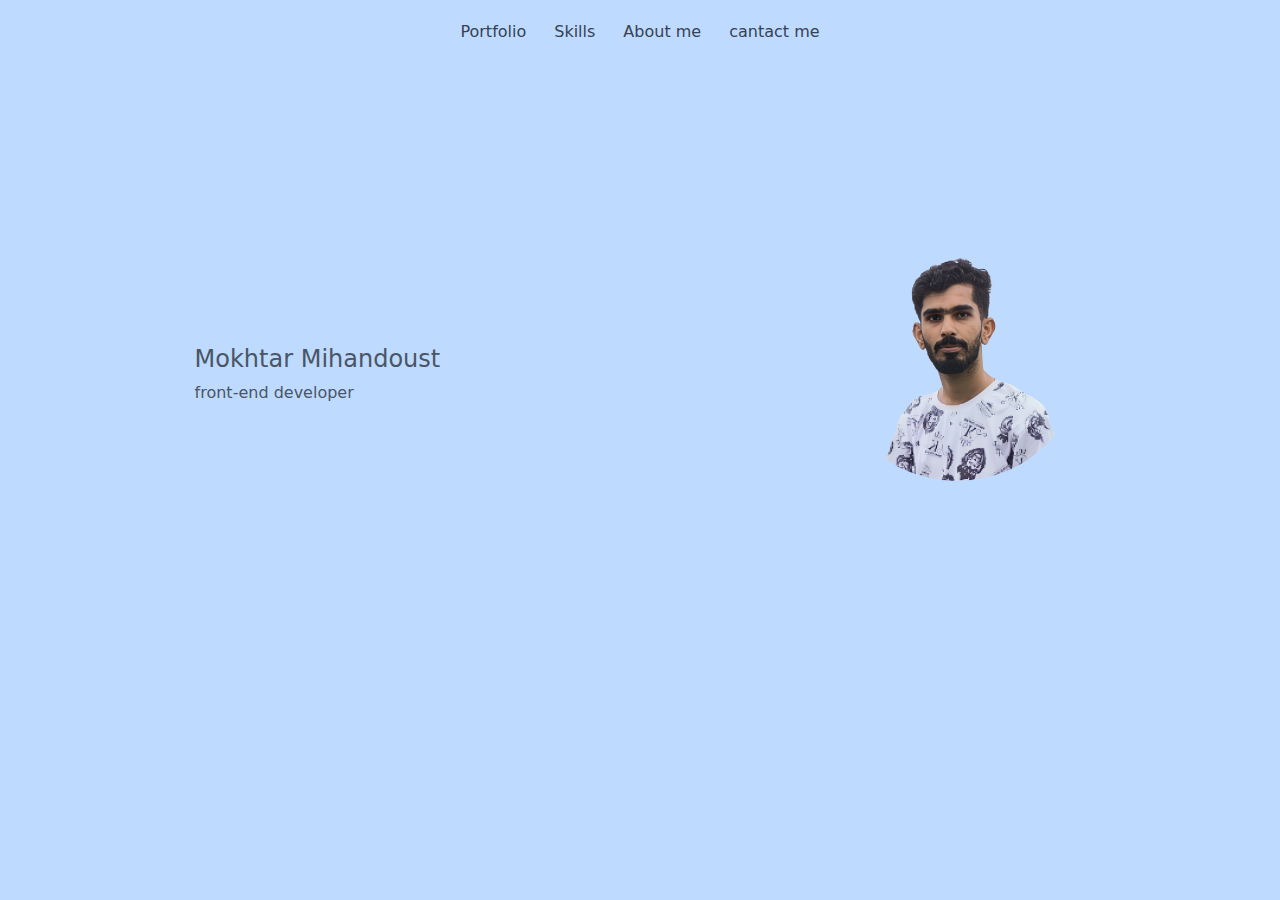
<file: index.html>
<!DOCTYPE html>
<html>
  <head>
    <meta charset="UTF-8" />
    <meta name="viewport" content="width=device-width, initial-scale=1.0" />
    <link href="./output.css" rel="stylesheet" />
  </head>
  <body class="bg-blue-200">
    <!-- start  menu -->
    <nav>
      <!-- start hamburger menu -->

      <input type="checkbox" id="hamburger-check" class="peer hidden" />

      <label
        dir="rtl"
        class="hidden peer-checked:block flex-col p-8 translate-y-2"
        for="hamburger-check"
      >
        <div class="bg-slate-900 h-2 w-12 mt-2 rotate-45"></div>
        <div
          class="bg-slate-900  h-2 w-12 mt-2 -rotate-45 -translate-y-[14px]"
        ></div>
      </label>

      <label
        dir="rtl"
        class="hidden max-sm:block peer-checked:hidden flex-col p-8"
        for="hamburger-check"
      >
        <div class="bg-slate-900 h-2 w-12 mt-2"></div>
        <div class="bg-slate-900 h-2 w-12 mt-2"></div>
        <div class="bg-slate-900 h-2 w-12 mt-2"></div>
      </label>
      <!-- end hamburger menu -->

      <div
        class="flex justify-center mt-5 max-sm:hidden max-sm:peer-checked:block max-sm:rounded max-sm:absolute max-sm:w-36 max-sm:h-48 max-sm:p-4 max-sm:bg-slate-800 max-sm:top-10 max-sm:right-24"
      >
        <ul class="flex max-sm:flex-col max-sm:gap-2.5 gap-7">
          <li>
            <a
              class="text-gray-700 font-normal hover:text-gray-400 max-sm:text-amber-50"
              href="Portfolio.html"
              >Portfolio</a
            >
          </li>
          <li>
            <a
              class="text-gray-700 font-normal hover:text-gray-400 max-sm:text-amber-50"
              href="skills.html"
              >Skills</a
            >
          </li>
          <li>
            <a
              class="text-gray-700 font-normal hover:text-gray-400 max-sm:text-amber-50"
              href="aboutme.html"
              >About me
            </a>
          </li>
          <li>
            <a
              class="text-gray-700 font-normal hover:text-gray-400 max-sm:text-amber-50"
              href="cantact.html"
              >cantact me</a
            >
          </li>
        </ul>
      </div>
    </nav>
    <!-- end menu -->
    <!-- start  body section -->
    <section>
      <div
        class="flex justify-around items-center mt-28 max-sm:flex-col-reverse max-sm:gap-32 max-sm:"
      >
        <div class="flex flex-col gap-1.5 max-sm:items-center mt-28 max-sm:mt-0">
          <p class="text-2xl text-gray-600 font-medium">Mokhtar Mihandoust</p>
          <p class="text-gray-600 font-medium">front-end developer</p>
        </div>

        <div>
          <img
            class="w-64 rounded-full max-sm:w-64"
            src="images/mokhtar.png"
            alt="Mokhtar"
          />
        </div>
      </div>
    </section>
    <!-- end  body section -->
  </body>
</html>
</file>
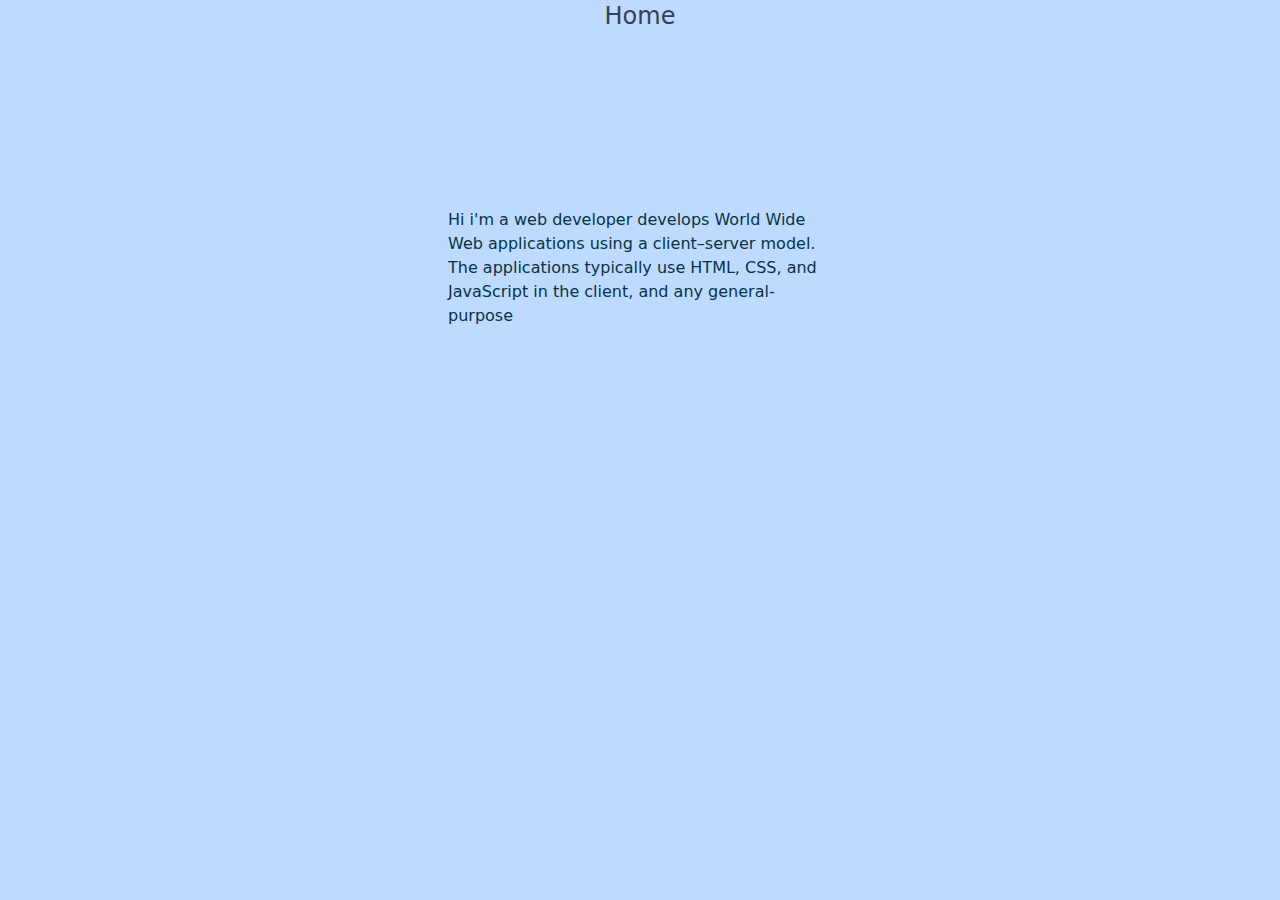
<file: aboutme.html>
<!DOCTYPE html>
<html>
  <head>
    <meta charset="UTF-8" />
    <meta name="viewport" content="width=device-width, initial-scale=1.0" />
    <link href="./output.css" rel="stylesheet" />
  </head>
  <body class=" flex flex-col items-center  h-screen gap-44 bg-blue-200">
  

    <a class="text-gray-700 font-medium text-2xl hover:text-gray-400" href="index.html">Home</a>
    <p class="w-96 text-cyan-950 max-sm:w-72">Hi i'm a web developer develops World Wide Web applications using a client–server model. The applications typically use HTML, CSS, and JavaScript in the client, and any general-purpose  </p>
  </body>
</html>
</file>
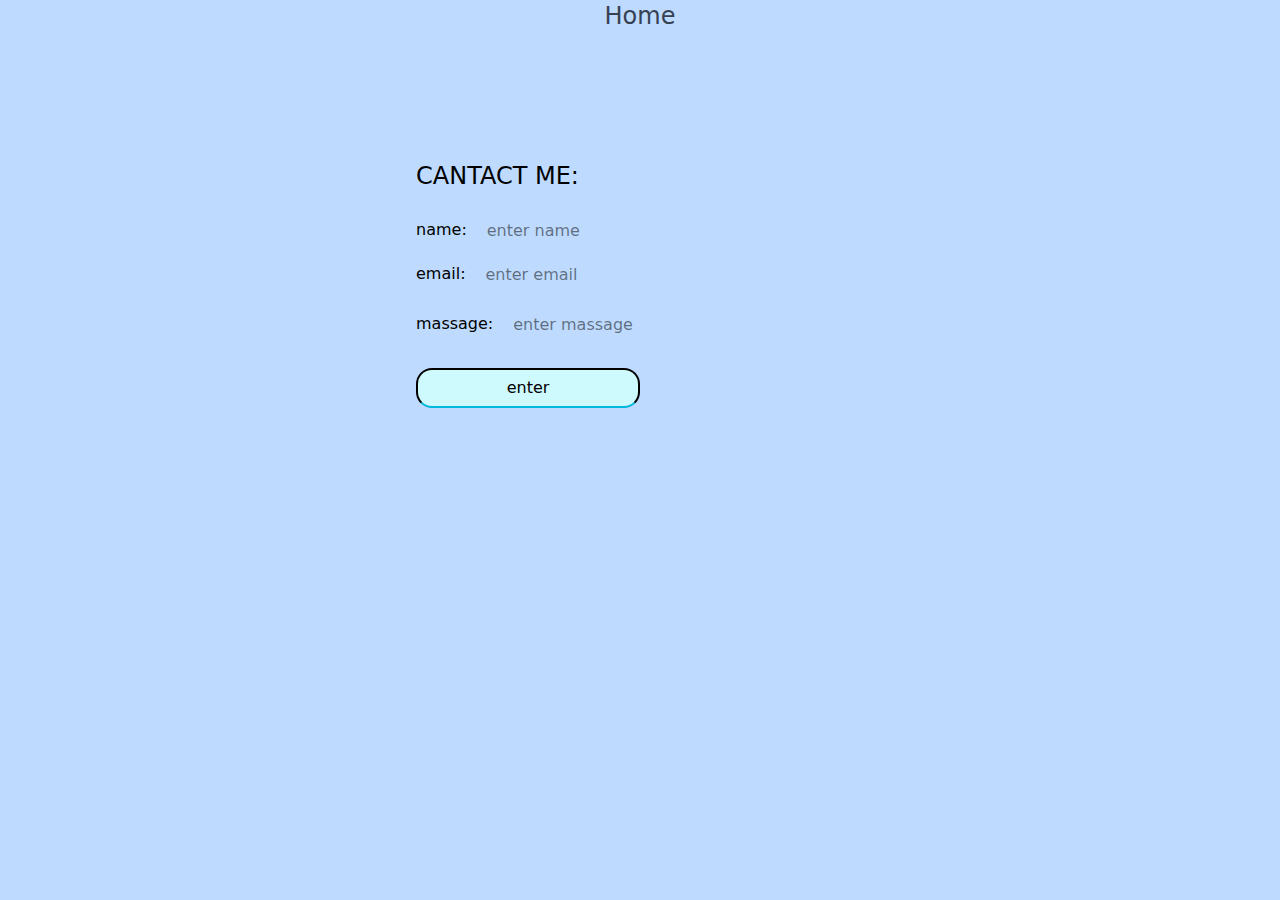
<file: cantact.html>
<!DOCTYPE html>
<html>
  <head>
    <meta charset="UTF-8" />
    <meta name="viewport" content="width=device-width, initial-scale=1.0" />
    <link href="./output.css" rel="stylesheet" />
  </head>
  <body class="flex flex-col gap-32 items-center justify-center bg-blue-200">
    <a
      class="text-gray-700 font-medium text-2xl hover:text-gray-400"
      href="index.html"
      >Home</a
    >
    <section class="flex flex-col max-sm:items-center" >
    
      <div>
          <div>
        <p class="text-2xl font-medium mb-5">CANTACT ME:</p>
      </div>
        <div class="w-96 flex items-center gap-5  max-sm:w-72 ">
          <label for="name">name:</label>
          <input
            class="w-full h-9 focus:outline-gray-400"
            type="text"
            name="name"
            id="name"
            placeholder="enter name"
          />
        </div>
        <div class="w-96 flex items-center gap-5 my-2 max-sm:w-72">
          <label for="email">email:</label>
          <input
            class="w-full h-9 focus:outline-gray-400"
            type="email"
            name="email"
            id="email"
            placeholder="enter email"
            required
          />
        </div>
        <div class="w-md flex items-center gap-5 max-sm:w-72">
          <label for="massage">massage:</label>
          <input
            class="w-full h-12 focus:outline-gray-400"
            type="text"
            name="massage"
            id="massage"
            placeholder="enter massage"
          />
        </div>
        <div>
          <button
            class="cursor-pointer hover:bg-emerald-300 mt-5 border-2 border-b-cyan-500 bg-cyan-100 w-56 h-10 rounded-2xl"
          >
            enter
          </button>
        </div>
      </div>
    </section>
  </body>
</html>
</file>
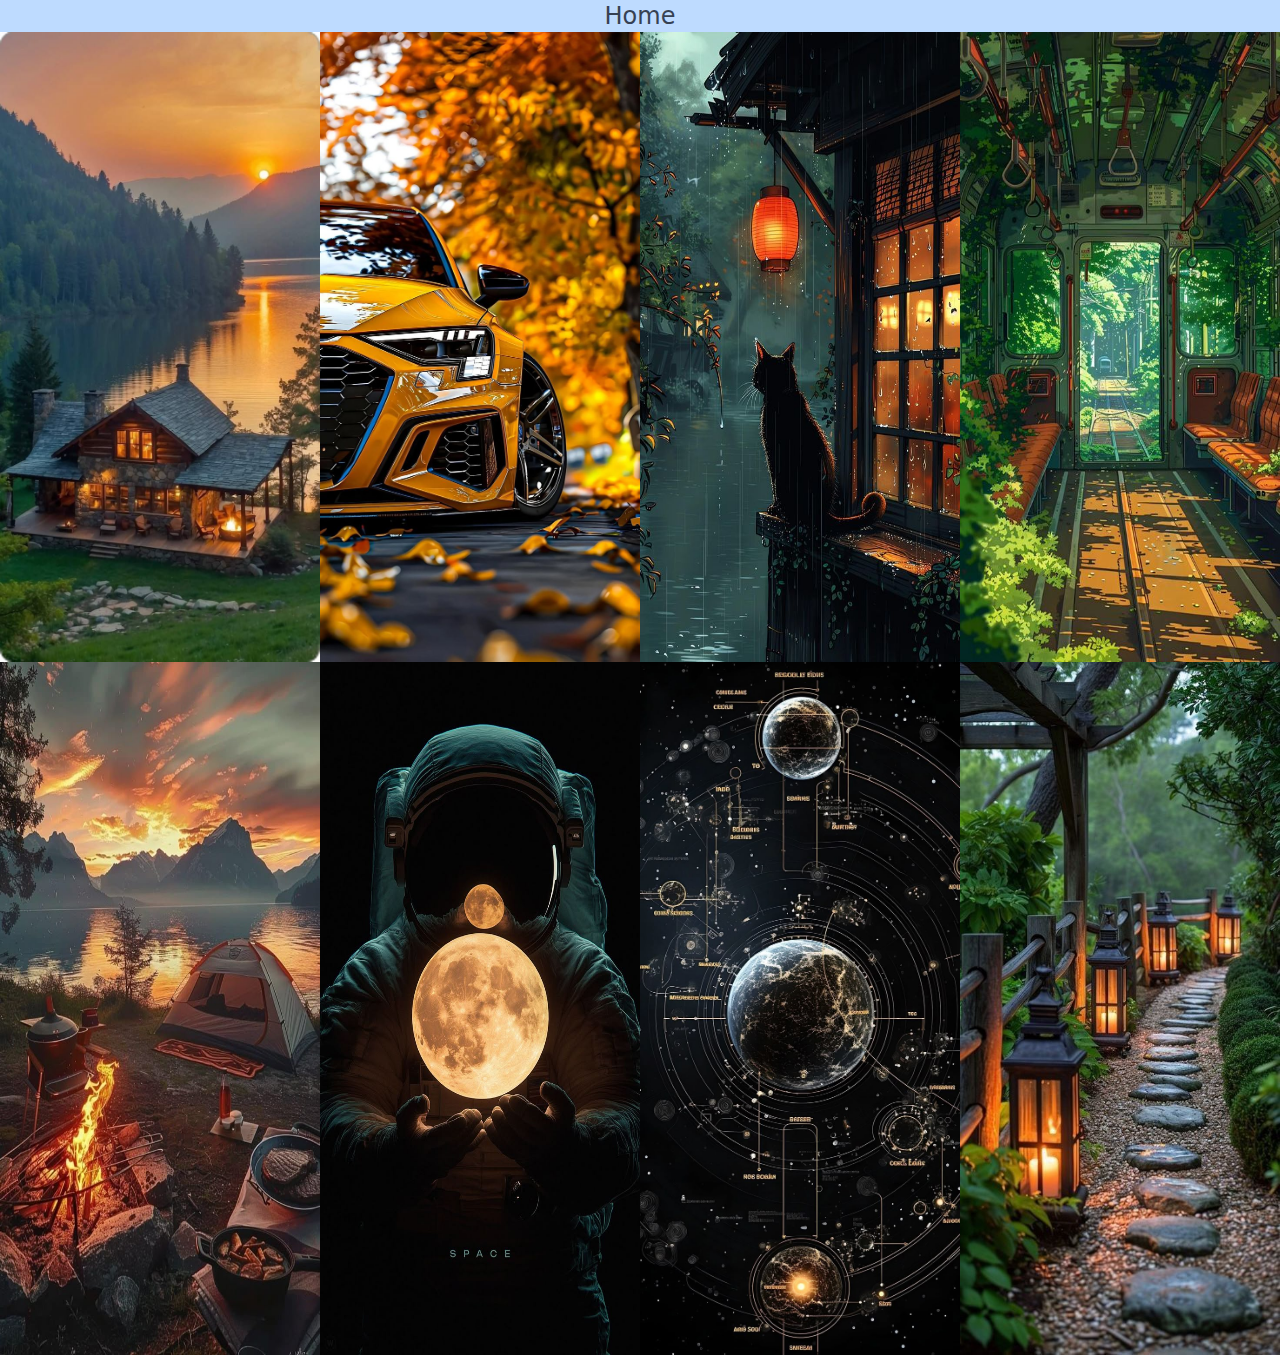
<file: Portfolio.html>
<!DOCTYPE html>
<html>
  <head>
    <meta charset="UTF-8" />
    <meta name="viewport" content="width=device-width, initial-scale=1.0" />
    <link href="./output.css" rel="stylesheet" />
  </head>
  <body class=" flex flex-col items-center  bg-blue-200">
    <a class="text-gray-700 font-medium text-2xl hover:text-gray-400" href="index.html">Home</a>
    <div class="flex flex-wrap max-sm:flex-col  max-sm:items-center  ">

  
    <img class="w-1/4 max-sm:w-full" src="./portfolio-images/3746f8d3-c86c-4e82-9c4e-2bb08532998a.jpg" alt="">
    <img class="w-1/4 max-sm:w-full" src="./portfolio-images/5c90f728-9cf0-4886-be93-a8c2759ffdea.jpg" alt="">
    <img class="w-1/4 max-sm:w-full" src="./portfolio-images/913c4429-0645-4946-8507-c042565cf061.jpg" alt="">
    <img class="w-1/4 max-sm:w-full" src="./portfolio-images/9293283e-39aa-483b-9bab-0fd81ee811a1.jpg" alt="">
    <img class="w-1/4 max-sm:w-full" src="./portfolio-images/a3fde372-9012-499f-8ed5-a2b096782830.jpg" alt="">
    <img class="w-1/4 max-sm:w-full" src="./portfolio-images/b458ce21-3009-43c9-ba97-d4e3d157bba2.jpg" alt="">
    <img class="w-1/4 max-sm:w-full" src="./portfolio-images/be32d22d-8044-455d-b06e-ff85f708b693.jpg" alt="">
    <img class="w-1/4 max-sm:w-full" src="./portfolio-images/deaf45e3-fd7c-44e8-b13a-41054ad54522.jpg" alt="">
   
</div>
  </body>
</html>
</file>
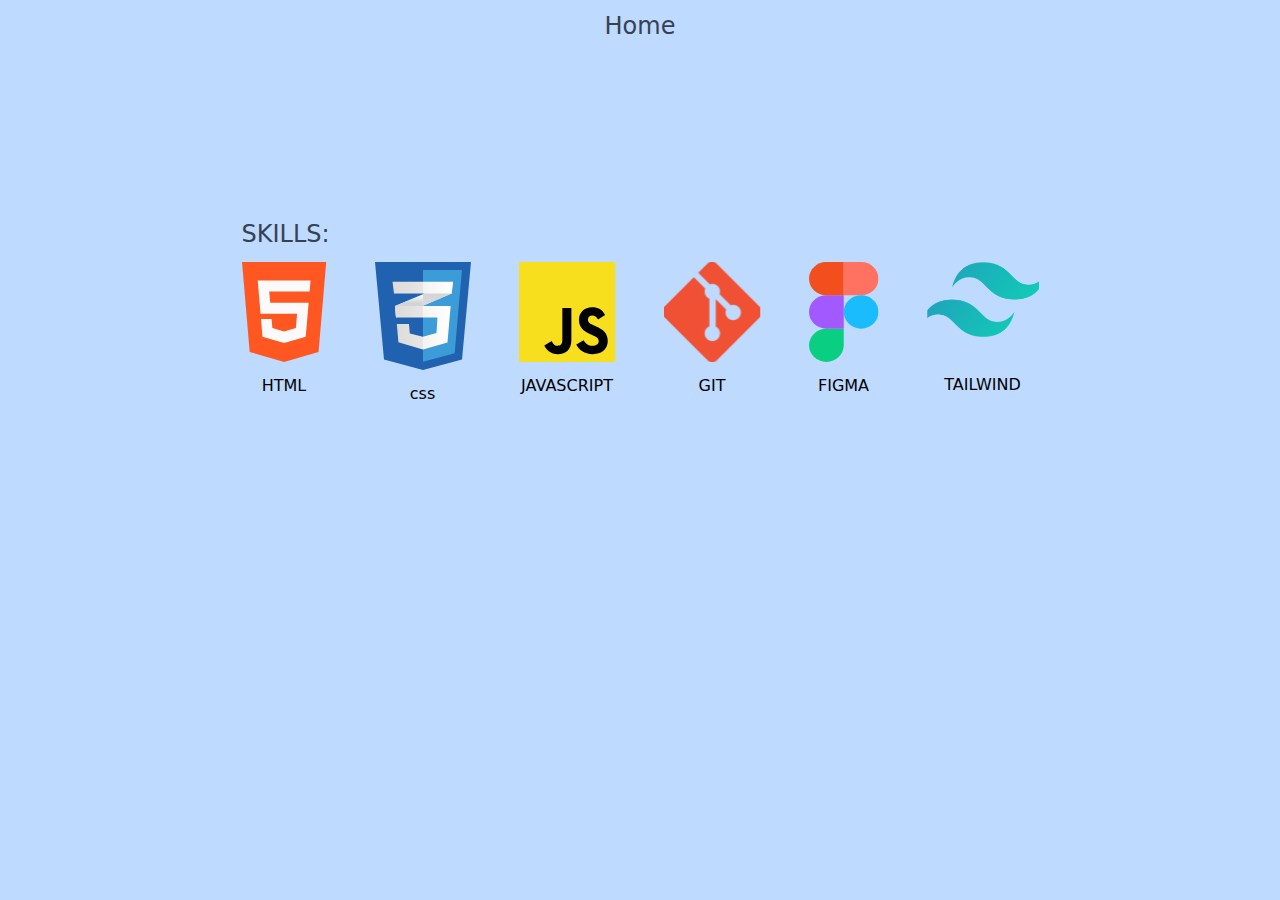
<file: skills.html>
<!DOCTYPE html>
<html>
  <head>
    <meta charset="UTF-8" />
    <meta name="viewport" content="width=device-width, initial-scale=1.0" />
    <link href="./output.css" rel="stylesheet" />
  </head>
  <body class=" flex flex-col items-center  gap-44 bg-blue-200 max-sm:gap-3.5 m-2.5" >
    <a class="text-gray-700 font-medium text-2xl hover:text-gray-400" href="index.html">Home</a>
  
    <section> 
      <p class="text-gray-700 text-2xl mb-3 max-sm:mt-7">SKILLS:</p>
      <div class="flex gap-12 max-sm:flex-col  max-sm:items-center ">
          <div class="flex items-center flex-col gap-3  ">
        <img src="./images/Group 12.svg" alt="">
        <p>HTML</p>
      </div>
      <div class="flex items-center flex-col gap-3"  >
        <img class="w-24"  src="./images/css-icon.svg" alt="">
        <p>css</p>
      </div> 
       <div class="flex items-center flex-col gap-3" >
        <img src="./images/Group.svg" alt="">
        <p>JAVASCRIPT</p>
      </div>
      <div class="flex items-center flex-col gap-3" >
        <img src="./images/git.svg" alt="">
        <p>GIT</p>
      </div>
    
  
      <div class="flex items-center flex-col gap-3" >
        <img src="./images/figma.svg" alt="figma">
        <p>FIGMA</p>
      </div>
      <div class="flex items-center flex-col gap-9" >
        <img class="w-28" src="./images/pngaaa.com-3920388.png" alt="figma">
        <p>TAILWIND</p>
      </div>
      </div>
       
    </section>
  </body>
</html>
</file>
